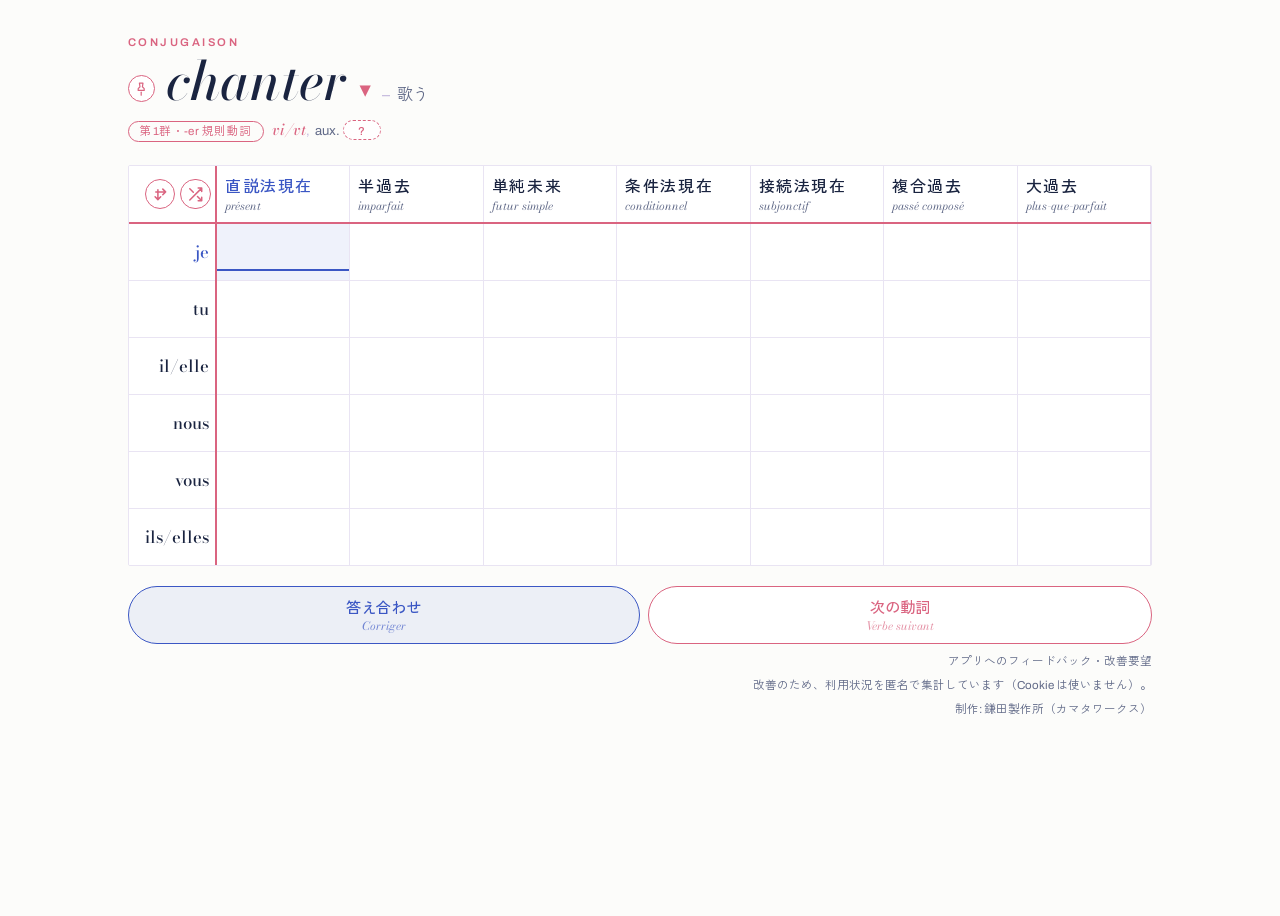
<file: index.html>
<!doctype html>
<html lang="ja">
<meta charset="utf-8">
<meta name="viewport" content="width=device-width,initial-scale=1,interactive-widget=resizes-content">
<title>Conjugaison Seyès | フランス語動詞の活用ドリル</title>
<meta name="description" content="フランス語の動詞を、人称・時制の表に書き込んで練習するドリル。">
<link rel="canonical" href="https://conjugaison-seyes.pages.dev/">
<meta name="theme-color" content="#FCFCFA" media="(prefers-color-scheme: light)">
<meta name="theme-color" content="#11131C" media="(prefers-color-scheme: dark)">
<meta name="color-scheme" content="light dark">

<meta property="og:type" content="website">
<meta property="og:site_name" content="Conjugaison Seyès">
<meta property="og:locale" content="ja_JP">
<meta property="og:url" content="https://conjugaison-seyes.pages.dev/">
<meta property="og:title" content="Conjugaison Seyès | フランス語動詞の活用ドリル">
<meta property="og:description" content="人称・時制の表に書き込んで覚える、フランス語動詞の活用ドリル。">
<meta property="og:image" content="https://conjugaison-seyes.pages.dev/ogp.png">
<meta property="og:image:width" content="1200">
<meta property="og:image:height" content="630">
<meta property="og:image:alt" content="セイエス罫のノートに書かれた être の活用表">
<meta name="twitter:card" content="summary_large_image">

<link rel="icon" href="/icon.svg" type="image/svg+xml">
<link rel="apple-touch-icon" href="/apple-touch-icon.png">
<link rel="manifest" href="/manifest.json">
<!-- iOS のホーム画面名。title が長いので短い名前を渡す (16.4 未満は manifest の short_name を読まない) -->
<meta name="apple-mobile-web-app-title" content="Conjugaison">
<link rel="preconnect" href="https://fonts.gstatic.com" crossorigin>
<link rel="stylesheet" href="https://fonts.googleapis.com/css2?family=Archivo:wght@400;500;600&family=Bodoni+Moda:ital,opsz,wght@0,6..96,400..600;1,6..96,400..500&family=Zen+Kaku+Gothic+New:wght@400;500&display=swap">
<link rel="stylesheet" href="/style.css">
<!-- 利用状況の集計。?v= や ?pins= は表の状態を URL に書いているだけなので、
     exclude-search で検索文字列を落とす。これがないと表を変えるたびページビューが1件増える -->
<!-- 出稿の印 (utm_*) だけ集計に残す。値は読み込み時に決めるので、drill.js が
     URL から消したあとも同じ印のまま送られる。exclude-search で落ちる分の埋め合わせ -->
<script>
  const utm = new URLSearchParams(
    [...new URLSearchParams(location.search)].filter(([k]) => k.startsWith("utm_")),
  ).toString();
  window.keepUtm = (type, payload) => {
    const url = new URL(payload.url);
    url.search = utm;
    payload.url = url.toString();
    return payload;
  };
</script>
<script defer src="https://cloud.umami.is/script.js"
        data-website-id="b7166d81-1b1d-47ce-88b9-a2f054dd29b0"
        data-exclude-search="true"
        data-before-send="keepUtm"
        data-tag="fr"></script>

<p id="fallback" hidden>動詞データを読み込めませんでした。ページを再読み込みしてください。</p>
<noscript><p>このドリルは JavaScript が必要です。ブラウザの設定で有効にしてください。</p></noscript>

<main hidden>
  <header>
    <p class="eyebrow">conjugaison</p>
    <h1><button id="pin" aria-pressed="false" aria-label="この表をピン留め" title="この表をピン留め">
      <svg viewBox="0 0 24 24" fill="none" stroke="currentColor" stroke-width="2"
           stroke-linecap="round" stroke-linejoin="round" aria-hidden="true">
        <path d="M12 17v5"/><path d="M9 2h6l-1 6 3 3v3H7v-3l3-3z"/>
      </svg>
    </button><span id="verb"></span><span class="pick">▾<select id="pick" aria-label="動詞を選ぶ"></select></span> <small id="meaning"></small></h1>
    <p class="gloss" id="gloss"></p>
    <p class="ex" id="ex"></p>
  </header>

  <div class="scroll-wrap">
    <p class="state" id="state" hidden></p>
    <div class="scroll"><table id="grid"></table></div>
    <div id="hint" hidden><span>横にスクロールできます</span></div>
  </div>

  <div class="bar">
    <button id="check">答え合わせ<small class="sub">Corriger</small></button>
    <button id="next">次の動詞<small class="sub">Verbe suivant</small></button>
    <details class="pins-box" id="pins-box" hidden>
      <summary id="pins-title">問題集</summary>
      <ul class="pins" id="pins"></ul>
    </details>
    <ul class="pins" id="pin-ctrl" hidden></ul>
    <a class="feedback" href="https://docs.google.com/forms/d/e/1FAIpQLSfsK9Joumo-hlC_O_ce9ToLJp44vhC6tLf4W0i_BzzlH5c39A/viewform?usp=pp_url&amp;entry.1703671479=fr"
       target="_blank" rel="noopener">アプリへのフィードバック・改善要望</a>
    <p class="feedback">改善のため、利用状況を匿名で集計しています（Cookie は使いません）。</p>
    <p class="feedback">制作: <a href="https://www.kamataworks.com/" target="_blank" rel="noopener">鎌田製作所（カマタワークス）</a></p>
  </div>
  <!-- 今回のリリースでは出さない。app.js のリスナと対で戻す
  <button id="reset-score">スコアをリセット</button>
  -->

</main>

<script type="module" src="app.js"></script>
</file>
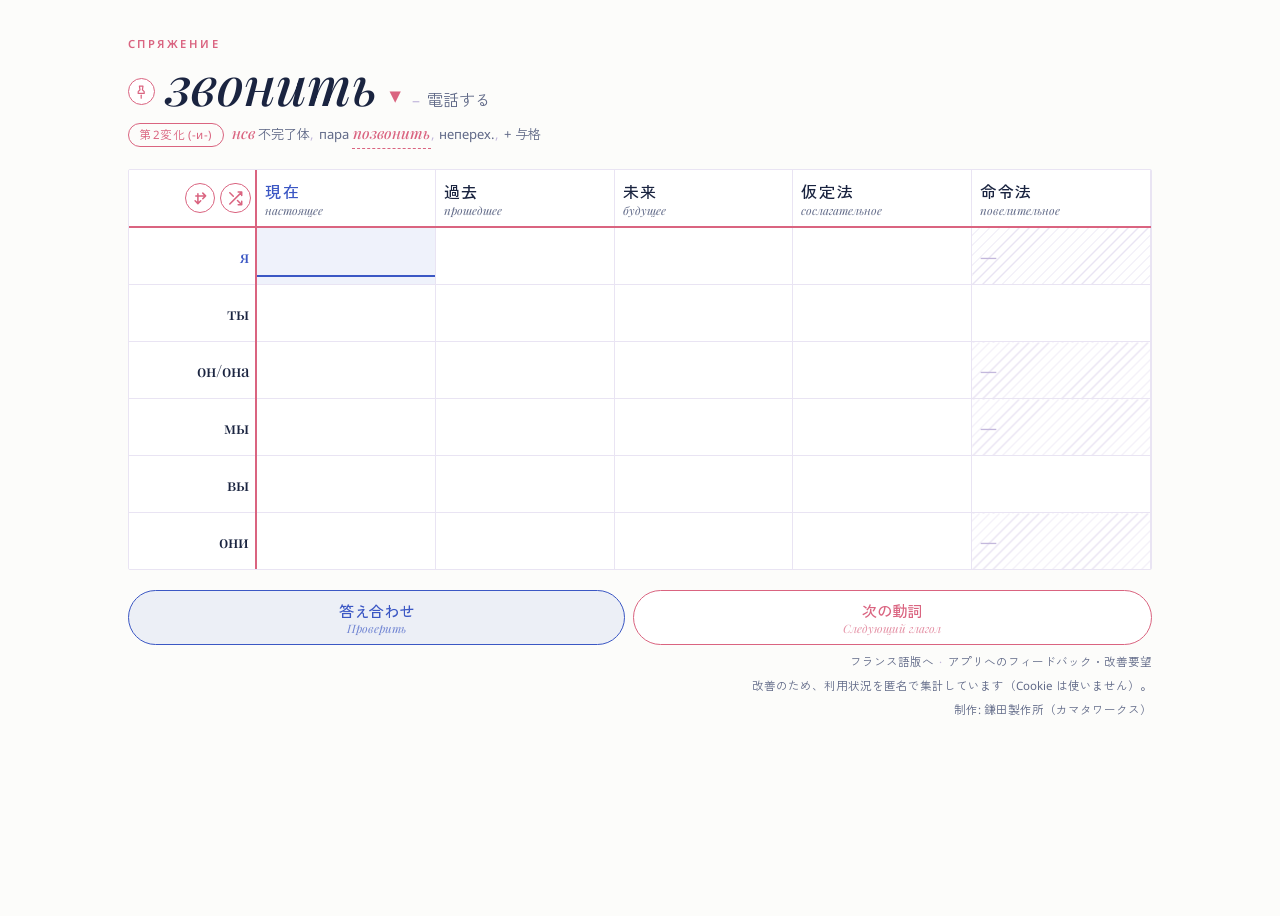
<file: ru/index.html>
<!doctype html>
<html lang="ja">
<meta charset="utf-8">
<meta name="viewport" content="width=device-width,initial-scale=1,interactive-widget=resizes-content">
<title>Спряжение | ロシア語動詞の活用ドリル</title>
<meta name="description" content="ロシア語の動詞を、人称・時制の表に書き込んで練習するドリル。体・性・命令法まで1枚で。">
<link rel="canonical" href="https://conjugaison-seyes.pages.dev/ru/">
<meta name="theme-color" content="#FCFCFA" media="(prefers-color-scheme: light)">
<meta name="theme-color" content="#11131C" media="(prefers-color-scheme: dark)">
<meta name="color-scheme" content="light dark">

<meta property="og:type" content="website">
<meta property="og:site_name" content="Спряжение в косую линейку">
<meta property="og:locale" content="ja_JP">
<meta property="og:url" content="https://conjugaison-seyes.pages.dev/ru/">
<meta property="og:title" content="Спряжение | ロシア語動詞の活用ドリル">
<meta property="og:description" content="人称・時制の表に書き込んで覚える、ロシア語動詞の活用ドリル。">
<meta property="og:image" content="https://conjugaison-seyes.pages.dev/ru/ogp.png">
<meta property="og:image:width" content="1200">
<meta property="og:image:height" content="630">
<meta property="og:image:alt" content="косая линейка のノートに書かれた читать の活用表">
<meta name="twitter:card" content="summary_large_image">

<link rel="icon" href="/ru/icon.svg" type="image/svg+xml">
<link rel="apple-touch-icon" href="/ru/apple-touch-icon.png">
<link rel="manifest" href="/ru/manifest.json">
<!-- iOS のホーム画面名。title が長いので短い名前を渡す (16.4 未満は manifest の short_name を読まない) -->
<meta name="apple-mobile-web-app-title" content="Спряжение">
<link rel="preconnect" href="https://fonts.gstatic.com" crossorigin>
<link rel="stylesheet" href="https://fonts.googleapis.com/css2?family=Noto+Sans:wght@400;500;600&family=Playfair+Display:ital,wght@0,400..600;1,400..500&family=Zen+Kaku+Gothic+New:wght@400;500&display=swap">
<link rel="stylesheet" href="/style.css">
<!-- 利用状況の集計。?v= や ?pins= は表の状態を URL に書いているだけなので、
     exclude-search で検索文字列を落とす。これがないと表を変えるたびページビューが1件増える -->
<!-- 出稿の印 (utm_*) だけ集計に残す。値は読み込み時に決めるので、drill.js が
     URL から消したあとも同じ印のまま送られる。exclude-search で落ちる分の埋め合わせ -->
<script>
  const utm = new URLSearchParams(
    [...new URLSearchParams(location.search)].filter(([k]) => k.startsWith("utm_")),
  ).toString();
  window.keepUtm = (type, payload) => {
    const url = new URL(payload.url);
    url.search = utm;
    payload.url = url.toString();
    return payload;
  };
</script>
<script defer src="https://cloud.umami.is/script.js"
        data-website-id="b7166d81-1b1d-47ce-88b9-a2f054dd29b0"
        data-exclude-search="true"
        data-before-send="keepUtm"
        data-tag="ru"></script>
<style>
  /* キリルを持つ書体だけを使う。Bodoni Moda / Archivo にキリルはない */
  :root {
    --display: "Playfair Display", "Hiragino Mincho ProN", serif;
    --body: "Noto Sans", "Zen Kaku Gothic New", system-ui, "Hiragino Sans", sans-serif;
  }
  /* 見出し列の幅。下限を決めているのは転置したときの "сослагательное"(折り返して2行) と 仮定法(3文字) */
  tbody th, thead th:first-child { width: 8rem; min-width: 8rem; }
  /* сослагательное のように、ハイフンのない長い語がある */
  tbody th .sub { overflow-wrap: anywhere; }
</style>

<p id="fallback" hidden>動詞データを読み込めませんでした。ページを再読み込みしてください。</p>
<noscript><p>このドリルは JavaScript が必要です。ブラウザの設定で有効にしてください。</p></noscript>

<main hidden>
  <header>
    <p class="eyebrow">спряжение</p>
    <h1><button id="pin" aria-pressed="false" aria-label="この表をピン留め" title="この表をピン留め">
      <svg viewBox="0 0 24 24" fill="none" stroke="currentColor" stroke-width="2"
           stroke-linecap="round" stroke-linejoin="round" aria-hidden="true">
        <path d="M12 17v5"/><path d="M9 2h6l-1 6 3 3v3H7v-3l3-3z"/>
      </svg>
    </button><span id="verb"></span><span class="pick">▾<select id="pick" aria-label="動詞を選ぶ"></select></span> <small id="meaning"></small></h1>
    <p class="gloss" id="gloss"></p>
    <p class="ex" id="ex"></p>
  </header>

  <div class="scroll-wrap">
    <p class="state" id="state" hidden></p>
    <div class="scroll"><table id="grid"></table></div>
    <div id="hint" hidden><span>横にスクロールできます</span></div>
  </div>

  <div class="bar">
    <button id="check">答え合わせ<small class="sub">Проверить</small></button>
    <button id="next">次の動詞<small class="sub">Следующий глагол</small></button>
    <details class="pins-box" id="pins-box" hidden>
      <summary id="pins-title">問題集</summary>
      <ul class="pins" id="pins"></ul>
    </details>
    <ul class="pins" id="pin-ctrl" hidden></ul>
    <p class="feedback"><a href="/">フランス語版へ</a><span class="sep">·</span><a
       href="https://docs.google.com/forms/d/e/1FAIpQLSfsK9Joumo-hlC_O_ce9ToLJp44vhC6tLf4W0i_BzzlH5c39A/viewform?usp=pp_url&amp;entry.1703671479=ru"
       target="_blank" rel="noopener">アプリへのフィードバック・改善要望</a></p>
    <p class="feedback">改善のため、利用状況を匿名で集計しています（Cookie は使いません）。</p>
    <p class="feedback">制作: <a href="https://www.kamataworks.com/" target="_blank" rel="noopener">鎌田製作所（カマタワークス）</a></p>
  </div>
  <!-- 今回のリリースでは出さない。app.js のリスナと対で戻す
  <button id="reset-score">スコアをリセット</button>
  -->

</main>

<script type="module" src="app.js"></script>
</file>
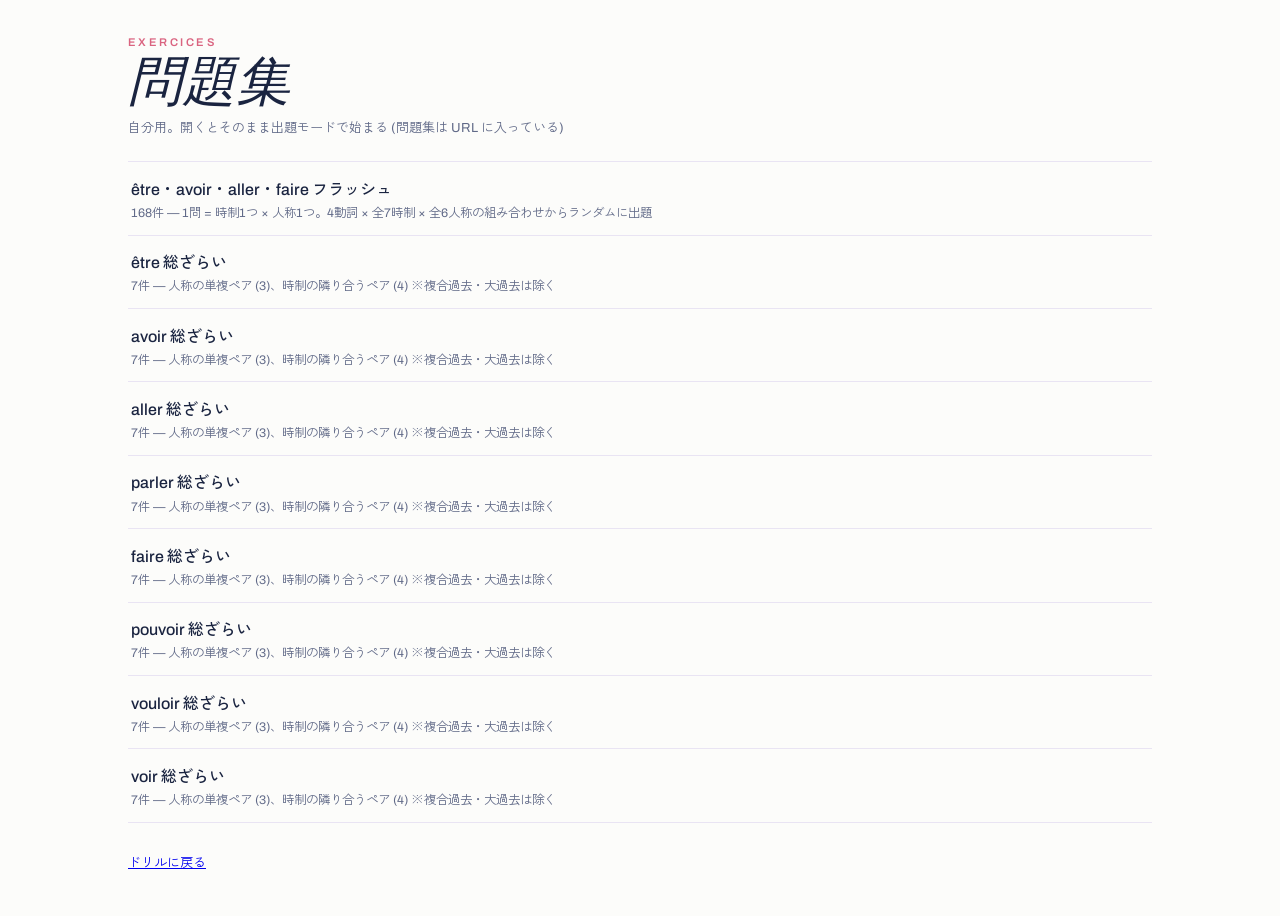
<file: exercices.html>
<!doctype html>
<html lang="ja">
<meta charset="utf-8">
<meta name="viewport" content="width=device-width,initial-scale=1">
<title>問題集 | Conjugaison Seyès</title>
<meta name="robots" content="noindex">
<meta name="theme-color" content="#FCFCFA" media="(prefers-color-scheme: light)">
<meta name="theme-color" content="#11131C" media="(prefers-color-scheme: dark)">
<meta name="color-scheme" content="light dark">
<link rel="icon" href="/icon.svg" type="image/svg+xml">
<link rel="preconnect" href="https://fonts.gstatic.com" crossorigin>
<link rel="stylesheet" href="https://fonts.googleapis.com/css2?family=Archivo:wght@400;500;600&family=Bodoni+Moda:ital,opsz,wght@0,6..96,400..600&family=Zen+Kaku+Gothic+New:wght@400;500&display=swap">
<link rel="stylesheet" href="/style.css">
<style>
  /* 一覧はこのページだけのもの。紙面と書体は style.css からもらう */
  .list { list-style: none; margin: 0; padding: 0; display: flex; flex-direction: column; }
  .list li { border-top: 1px solid var(--rule-faint); }
  .list li:last-child { border-bottom: 1px solid var(--rule-faint); }
  .list a { display: block; padding: .85rem .2rem; color: var(--ink); text-decoration: none; }
  .list a:hover { background: var(--focus-bg); }
  .list a:focus-visible { outline: 2px solid var(--focus); outline-offset: -2px; }
  .list b { font-weight: 500; font-size: 1rem; }
  .list small { display: block; margin-top: .2rem; font-size: .78rem; color: var(--ink-soft); }
</style>

<main>
  <header>
    <p class="eyebrow">exercices</p>
    <h1>問題集</h1>
    <p class="gloss">自分用。開くとそのまま出題モードで始まる (問題集は URL に入っている)</p>
  </header>

  <ul class="list">
    <li><a target="_blank" href="/?pins=%C3%AAtre|12345|123456|,%C3%AAtre|02345|123456|,%C3%AAtre|01345|123456|,%C3%AAtre|01245|123456|,%C3%AAtre|01235|123456|,%C3%AAtre|01234|123456|,%C3%AAtre|12345|023456|,%C3%AAtre|02345|023456|,%C3%AAtre|01345|023456|,%C3%AAtre|01245|023456|,%C3%AAtre|01235|023456|,%C3%AAtre|01234|023456|,%C3%AAtre|12345|013456|,%C3%AAtre|02345|013456|,%C3%AAtre|01345|013456|,%C3%AAtre|01245|013456|,%C3%AAtre|01235|013456|,%C3%AAtre|01234|013456|,%C3%AAtre|12345|012456|,%C3%AAtre|02345|012456|,%C3%AAtre|01345|012456|,%C3%AAtre|01245|012456|,%C3%AAtre|01235|012456|,%C3%AAtre|01234|012456|,%C3%AAtre|12345|012356|,%C3%AAtre|02345|012356|,%C3%AAtre|01345|012356|,%C3%AAtre|01245|012356|,%C3%AAtre|01235|012356|,%C3%AAtre|01234|012356|,%C3%AAtre|12345|012346|,%C3%AAtre|02345|012346|,%C3%AAtre|01345|012346|,%C3%AAtre|01245|012346|,%C3%AAtre|01235|012346|,%C3%AAtre|01234|012346|,%C3%AAtre|12345|012345|,%C3%AAtre|02345|012345|,%C3%AAtre|01345|012345|,%C3%AAtre|01245|012345|,%C3%AAtre|01235|012345|,%C3%AAtre|01234|012345|,avoir|12345|123456|,avoir|02345|123456|,avoir|01345|123456|,avoir|01245|123456|,avoir|01235|123456|,avoir|01234|123456|,avoir|12345|023456|,avoir|02345|023456|,avoir|01345|023456|,avoir|01245|023456|,avoir|01235|023456|,avoir|01234|023456|,avoir|12345|013456|,avoir|02345|013456|,avoir|01345|013456|,avoir|01245|013456|,avoir|01235|013456|,avoir|01234|013456|,avoir|12345|012456|,avoir|02345|012456|,avoir|01345|012456|,avoir|01245|012456|,avoir|01235|012456|,avoir|01234|012456|,avoir|12345|012356|,avoir|02345|012356|,avoir|01345|012356|,avoir|01245|012356|,avoir|01235|012356|,avoir|01234|012356|,avoir|12345|012346|,avoir|02345|012346|,avoir|01345|012346|,avoir|01245|012346|,avoir|01235|012346|,avoir|01234|012346|,avoir|12345|012345|,avoir|02345|012345|,avoir|01345|012345|,avoir|01245|012345|,avoir|01235|012345|,avoir|01234|012345|,aller|12345|123456|,aller|02345|123456|,aller|01345|123456|,aller|01245|123456|,aller|01235|123456|,aller|01234|123456|,aller|12345|023456|,aller|02345|023456|,aller|01345|023456|,aller|01245|023456|,aller|01235|023456|,aller|01234|023456|,aller|12345|013456|,aller|02345|013456|,aller|01345|013456|,aller|01245|013456|,aller|01235|013456|,aller|01234|013456|,aller|12345|012456|,aller|02345|012456|,aller|01345|012456|,aller|01245|012456|,aller|01235|012456|,aller|01234|012456|,aller|12345|012356|,aller|02345|012356|,aller|01345|012356|,aller|01245|012356|,aller|01235|012356|,aller|01234|012356|,aller|12345|012346|,aller|02345|012346|,aller|01345|012346|,aller|01245|012346|,aller|01235|012346|,aller|01234|012346|,aller|12345|012345|,aller|02345|012345|,aller|01345|012345|,aller|01245|012345|,aller|01235|012345|,aller|01234|012345|,faire|12345|123456|,faire|02345|123456|,faire|01345|123456|,faire|01245|123456|,faire|01235|123456|,faire|01234|123456|,faire|12345|023456|,faire|02345|023456|,faire|01345|023456|,faire|01245|023456|,faire|01235|023456|,faire|01234|023456|,faire|12345|013456|,faire|02345|013456|,faire|01345|013456|,faire|01245|013456|,faire|01235|013456|,faire|01234|013456|,faire|12345|012456|,faire|02345|012456|,faire|01345|012456|,faire|01245|012456|,faire|01235|012456|,faire|01234|012456|,faire|12345|012356|,faire|02345|012356|,faire|01345|012356|,faire|01245|012356|,faire|01235|012356|,faire|01234|012356|,faire|12345|012346|,faire|02345|012346|,faire|01345|012346|,faire|01245|012346|,faire|01235|012346|,faire|01234|012346|,faire|12345|012345|,faire|02345|012345|,faire|01345|012345|,faire|01245|012345|,faire|01235|012345|,faire|01234|012345|">
      <b>être・avoir・aller・faire フラッシュ</b>
      <small>168件 — 1問 = 時制1つ × 人称1つ。4動詞 × 全7時制 × 全6人称の組み合わせからランダムに出題</small></a></li>

    <li><a target="_blank" href="/?pins=%C3%AAtre|1245|56|1,%C3%AAtre|0235|56|1,%C3%AAtre|0134|56|1,%C3%AAtre||23456|,%C3%AAtre||03456|,%C3%AAtre||01456|,%C3%AAtre||01256|">
      <b>être 総ざらい</b>
      <small>7件 — 人称の単複ペア (3)、時制の隣り合うペア (4) ※複合過去・大過去は除く</small></a></li>

    <li><a target="_blank" href="/?pins=avoir|1245|56|1,avoir|0235|56|1,avoir|0134|56|1,avoir||23456|,avoir||03456|,avoir||01456|,avoir||01256|">
      <b>avoir 総ざらい</b>
      <small>7件 — 人称の単複ペア (3)、時制の隣り合うペア (4) ※複合過去・大過去は除く</small></a></li>

    <li><a target="_blank" href="/?pins=aller|1245|56|1,aller|0235|56|1,aller|0134|56|1,aller||23456|,aller||03456|,aller||01456|,aller||01256|">
      <b>aller 総ざらい</b>
      <small>7件 — 人称の単複ペア (3)、時制の隣り合うペア (4) ※複合過去・大過去は除く</small></a></li>

    <li><a target="_blank" href="/?pins=parler|1245|56|1,parler|0235|56|1,parler|0134|56|1,parler||23456|,parler||03456|,parler||01456|,parler||01256|">
      <b>parler 総ざらい</b>
      <small>7件 — 人称の単複ペア (3)、時制の隣り合うペア (4) ※複合過去・大過去は除く</small></a></li>

    <li><a target="_blank" href="/?pins=faire|1245|56|1,faire|0235|56|1,faire|0134|56|1,faire||23456|,faire||03456|,faire||01456|,faire||01256|">
      <b>faire 総ざらい</b>
      <small>7件 — 人称の単複ペア (3)、時制の隣り合うペア (4) ※複合過去・大過去は除く</small></a></li>

    <li><a target="_blank" href="/?pins=pouvoir|1245|56|1,pouvoir|0235|56|1,pouvoir|0134|56|1,pouvoir||23456|,pouvoir||03456|,pouvoir||01456|,pouvoir||01256|">
      <b>pouvoir 総ざらい</b>
      <small>7件 — 人称の単複ペア (3)、時制の隣り合うペア (4) ※複合過去・大過去は除く</small></a></li>

    <li><a target="_blank" href="/?pins=vouloir|1245|56|1,vouloir|0235|56|1,vouloir|0134|56|1,vouloir||23456|,vouloir||03456|,vouloir||01456|,vouloir||01256|">
      <b>vouloir 総ざらい</b>
      <small>7件 — 人称の単複ペア (3)、時制の隣り合うペア (4) ※複合過去・大過去は除く</small></a></li>

    <li><a target="_blank" href="/?pins=voir|1245|56|1,voir|0235|56|1,voir|0134|56|1,voir||23456|,voir||03456|,voir||01456|,voir||01256|">
      <b>voir 総ざらい</b>
      <small>7件 — 人称の単複ペア (3)、時制の隣り合うペア (4) ※複合過去・大過去は除く</small></a></li>
  </ul>

  <p class="gloss"><a href="/">ドリルに戻る</a></p>
</main>
</file>
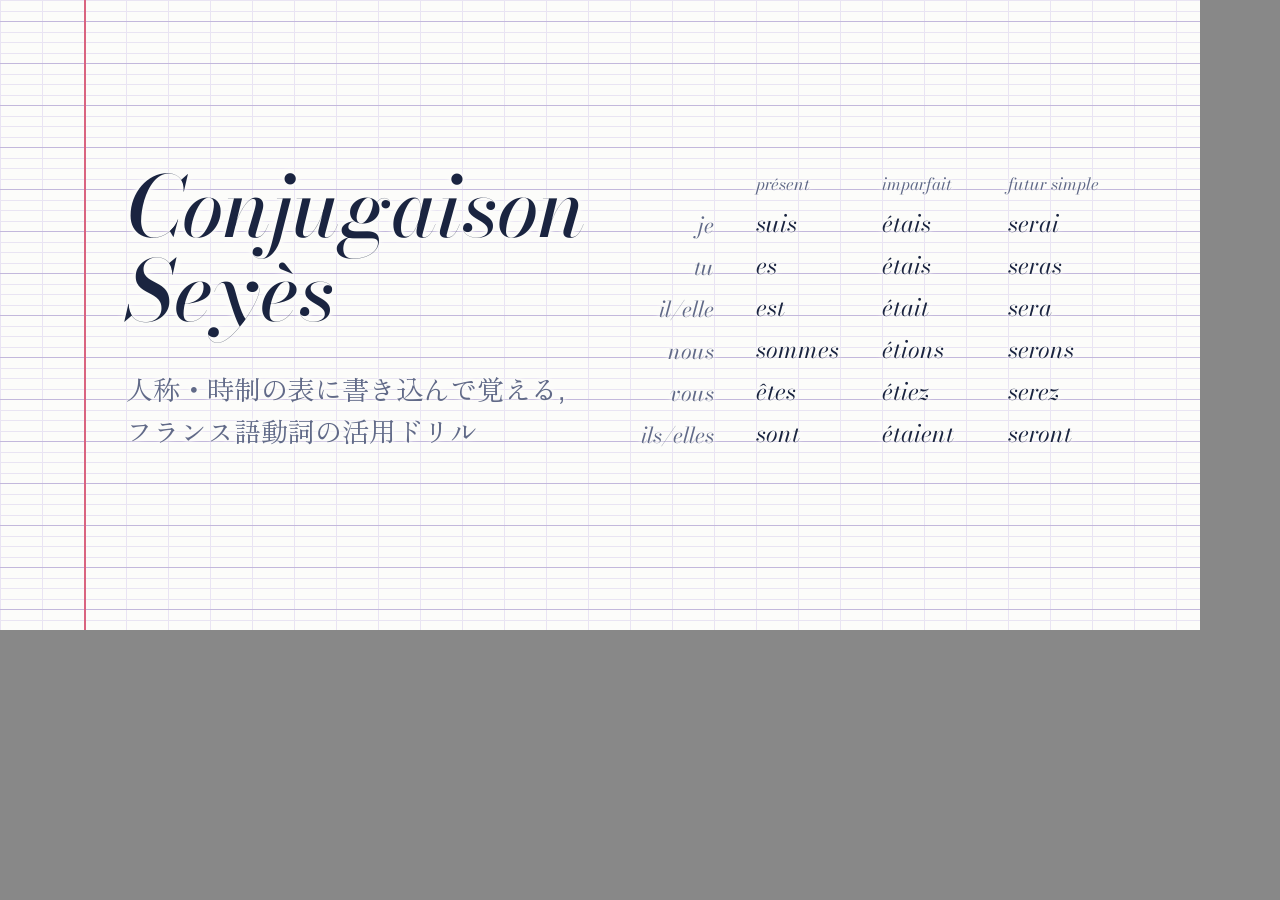
<file: ogp.html>
<!doctype html>
<!-- OGP 画像の版下。1200×630 で撮って ogp.png として置く。作り方は README を参照 -->
<html lang="ja">
<meta charset="utf-8">
<title>OGP</title>
<link rel="preconnect" href="https://fonts.gstatic.com" crossorigin>
<link rel="stylesheet" href="https://fonts.googleapis.com/css2?family=Archivo:wght@400;500;600&family=Bodoni+Moda:ital,opsz,wght@0,6..96,400..600;1,6..96,400..500&family=Zen+Old+Mincho:wght@400&display=swap">
<style>
  :root {
    --paper: #FCFCFA; --ink: #1A2440; --ink-soft: #616A88;
    --rule: #C3B8DC; --rule-faint: #E9E4F3; --margin: #DA6480;
    --display: "Bodoni Moda", serif;
    /* 日本語はサブタイトルのみ。高コントラストの Bodoni に明朝を合わせる */
    --body: "Archivo", "Zen Old Mincho", "Hiragino Mincho ProN", serif;

    /* 罫の間隔。この版下の座標はすべてこの倍数で置く */
    --pitch: 42px;

    /* 文字のベースラインを罫の上に乗せるための下げ幅。
       flex/grid の下端揃えだと、ベースラインはディセンダのぶんだけ罫より上に来る。
       em 指定なので、字の大きさが違っても同じ値で揃う。
       ★ 撮って罫とベースラインがずれていたら、ここだけ 0.01em 刻みで動かす */
    --drop: .21em;

    /* 罫と内容をまとめて下げる量。上下の余白の釣り合いだけを決める。
       罫の柄は --pitch 周期なので、半分ずらしても罫自体の見えかたは変わらない。
       0 にすると内容が上に寄る */
    --shift: calc(var(--pitch) / 2);

    /* 罫の上でも字が読めるように、紙と同じ色の淡いにじみを敷く。
       同じ影を重ねて濃さを稼いでいる */
    --halo:
      0 0 4px var(--paper), 0 0 4px var(--paper),
      0 0 9px var(--paper), 0 0 9px var(--paper);
  }
  * { margin: 0; box-sizing: border-box; }
  body { background: #888; }

  /* セイエス罫: 太い横罫 (--pitch ごと)、その間を4等分する細い横罫、同じ間隔の縦罫 */
  #og {
    position: relative; width: 1200px; height: 630px; overflow: hidden;
    background:
      repeating-linear-gradient(to bottom, var(--rule) 0 1px, transparent 1px var(--pitch)),
      repeating-linear-gradient(to bottom, var(--rule-faint) 0 1px, transparent 1px calc(var(--pitch) / 4)),
      repeating-linear-gradient(to right, var(--rule-faint) 0 1px, transparent 1px var(--pitch)),
      var(--paper);
    background-position: 0 var(--shift), 0 var(--shift), 0 0;
    font-family: var(--body); color: var(--ink);
    text-shadow: var(--halo);
  }
  /* 左端の赤い余白線。縦罫の1本 (--pitch * 2) に重ねる */
  #og::before { content: ""; position: absolute; inset: 0 auto 0 calc(var(--pitch) * 2); width: 2px; background: var(--margin); }

  /* 1行ぶんの箱。下端が --y の罫に一致し、そこに文字のベースラインが乗る */
  .rule {
    position: absolute; left: var(--x); top: calc(var(--y) - var(--pitch) + var(--shift));
    height: var(--pitch); display: flex; align-items: flex-end; line-height: 1;
  }
  .rule > span { display: block; transform: translateY(var(--drop)); }

  h1 { font-family: var(--display); font-style: italic; font-weight: 500; font-size: 84px; }
  .sub { font-size: 27px; color: var(--ink-soft); }
  /* être の活用。枠は持たず、紙の罫にそのまま書く。
     代名詞列 + 3時制。列の間隔も罫に合わせて --pitch 単位で置く */
  .conj {
    position: absolute; left: 0; top: calc(168px - var(--pitch) + var(--shift));
    display: grid;
    grid-template-columns: 714px repeat(3, calc(var(--pitch) * 2));
    column-gap: var(--pitch);
    grid-auto-rows: var(--pitch); align-items: end; line-height: 1;
    font-family: var(--display); font-style: italic;
  }
  /* 列幅より長い語は隣の余白へはみ出させる。gap が受け止めるので重ならない */
  .conj > * { transform: translateY(var(--drop)); white-space: nowrap; }
  .conj b { font-size: 22px; font-weight: 400; color: var(--ink-soft); text-align: right; }
  .conj i { font-size: 17px; color: var(--ink-soft); }
  .conj span { font-size: 24px; }
</style>
<div id="og">
  <h1 class="rule" style="--x: 126px; --y: 210px"><span>Conjugaison</span></h1>
  <h1 class="rule" style="--x: 126px; --y: 294px"><span>Seyès</span></h1>
  <p class="sub rule" style="--x: 126px; --y: 378px"><span>人称・時制の表に書き込んで覚える,</span></p>
  <p class="sub rule" style="--x: 126px; --y: 420px"><span>フランス語動詞の活用ドリル</span></p>

  <div class="conj">
    <b></b><i>présent</i><i>imparfait</i><i>futur simple</i>
    <b>je</b><span>suis</span><span>étais</span><span>serai</span>
    <b>tu</b><span>es</span><span>étais</span><span>seras</span>
    <b>il/elle</b><span>est</span><span>était</span><span>sera</span>
    <b>nous</b><span>sommes</span><span>étions</span><span>serons</span>
    <b>vous</b><span>êtes</span><span>étiez</span><span>serez</span>
    <b>ils/elles</b><span>sont</span><span>étaient</span><span>seront</span>
  </div>
</div>
</file>
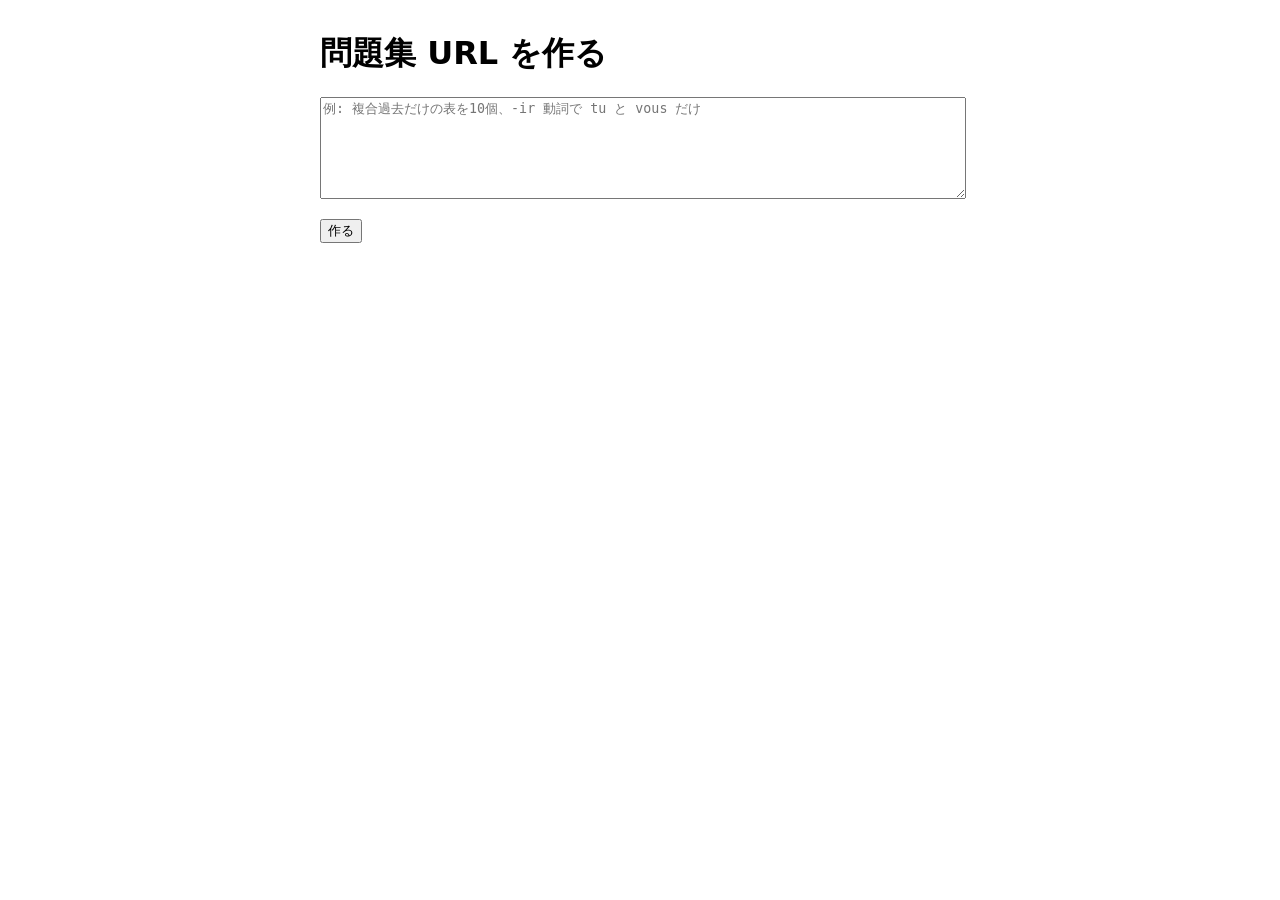
<file: test.html>
<!doctype html>
<meta charset="utf-8">
<title>問題集 URL を作る (LanguageModel)</title>
<style>
  body { font-family: system-ui; max-width: 40rem; margin: 2rem auto; padding: 0 1rem; }
  textarea { width: 100%; height: 6rem; }
  #out { word-break: break-all; white-space: pre-wrap; }
</style>
<h1>問題集 URL を作る</h1>
<textarea id="q" placeholder="例: 複合過去だけの表を10個、-ir 動詞で tu と vous だけ"></textarea>
<p><button id="go">作る</button> <span id="status"></span></p>
<p id="out"></p>

<script type="module">
import { PRONOUNS, TENSES, infinitiveLabel } from "./conjugate.js";

const status = document.getElementById("status");
const out = document.getElementById("out");

let session;
const getSession = async () => {
  if (session) return session;
  const [skill, verbs] = await Promise.all([
    fetch(".claude/skills/quiz-url/SKILL.md").then((r) => r.text()),
    fetch("verbs.json").then((r) => r.json()),
  ]);
  const system = [
    skill,
    "## PRONOUNS (index 順)",
    PRONOUNS.map((p, i) => `${i}: ${p}`).join("\n"),
    "## TENSES (index 順)",
    TENSES.map((t, i) => `${i}: ${t.label} (${t.sub})`).join("\n"),
    "## verbs.json",
    verbs.map((v) => `${infinitiveLabel(v)}\t${v.kind}\t${v.meaning}`).join("\n"),
    "ユーザーの要望に合う問題集 URL を1本だけ出力する。説明も前置きも書かない。",
  ].join("\n\n");
  session = await LanguageModel.create({
    initialPrompts: [{ role: "system", content: system }],
    monitor: (m) => m.addEventListener("downloadprogress", (e) => {
      status.textContent = `モデル取得中 ${Math.round(e.loaded * 100)}%`;
    }),
  });
  return session;
};

document.getElementById("go").onclick = async () => {
  out.textContent = "";
  status.textContent = "生成中…";
  try {
    const s = await getSession();
    const text = (await s.prompt(document.getElementById("q").value)).trim();
    const url = text.match(/https?:\/\/\S+/)?.[0] ?? text;
    out.innerHTML = "";
    out.append(Object.assign(document.createElement("a"), { href: url, textContent: url }));
    status.textContent = "";
  } catch (e) {
    status.textContent = `エラー: ${e.message}`;
  }
};
</script>
</file>
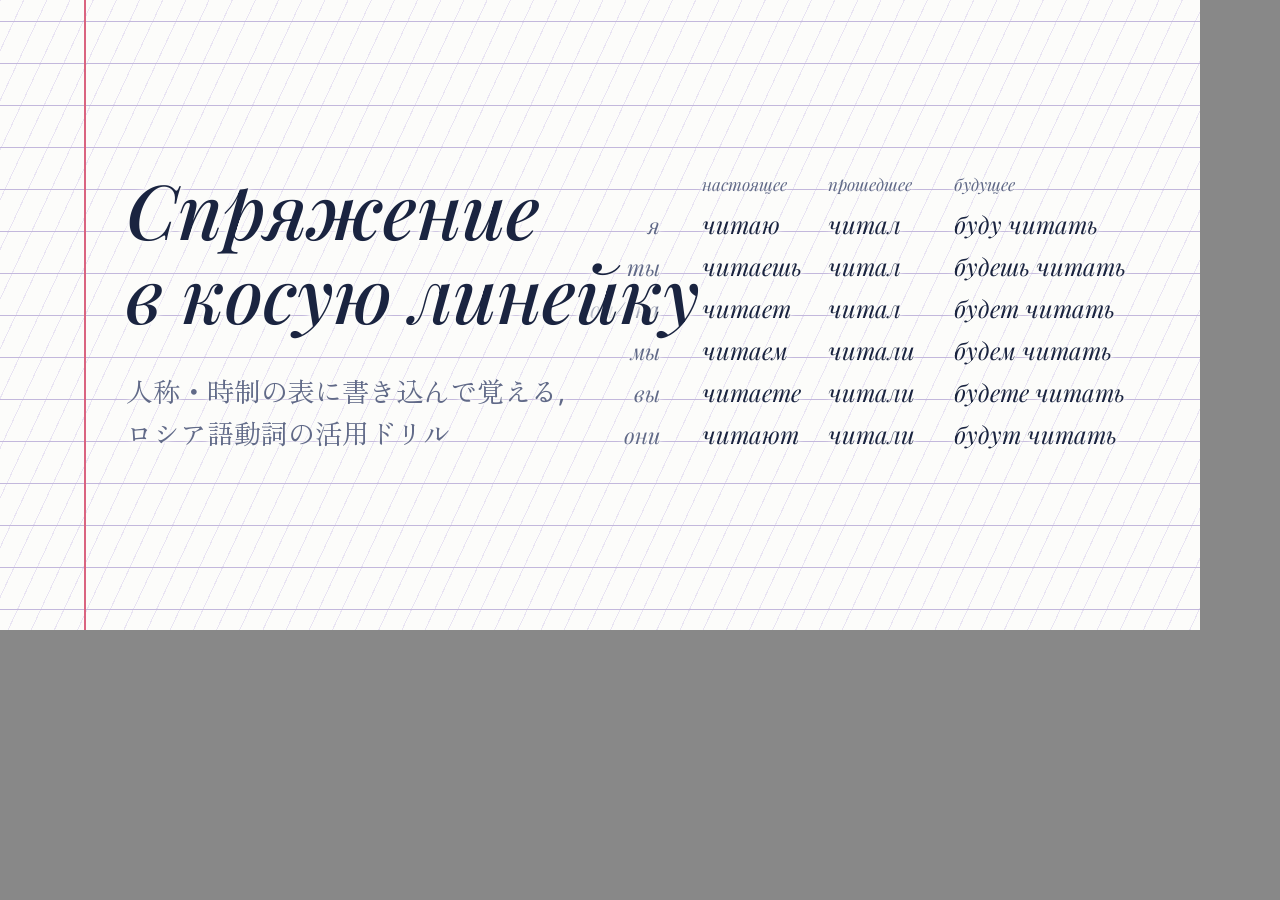
<file: ru/ogp.html>
<!doctype html>
<!-- OGP 画像の版下。1200×630 で撮って ru/ogp.png として置く。作り方は README を参照 -->
<html lang="ja">
<meta charset="utf-8">
<title>OGP</title>
<link rel="preconnect" href="https://fonts.gstatic.com" crossorigin>
<link rel="stylesheet" href="https://fonts.googleapis.com/css2?family=Noto+Sans:wght@400;500;600&family=Playfair+Display:ital,wght@0,400..600;1,400..500&family=Zen+Old+Mincho:wght@400&display=swap">
<style>
  :root {
    --paper: #FCFCFA; --ink: #1A2440; --ink-soft: #616A88;
    --rule: #C3B8DC; --rule-faint: #E9E4F3; --margin: #DA6480;
    /* キリルを持つ書体だけを使う。Bodoni Moda / Archivo にキリルはない */
    --display: "Playfair Display", serif;
    /* 日本語はサブタイトルのみ。高コントラストの Playfair に明朝を合わせる */
    --body: "Noto Sans", "Zen Old Mincho", "Hiragino Mincho ProN", serif;

    /* 罫の間隔。この版下の座標はすべてこの倍数で置く */
    --pitch: 42px;

    /* 文字のベースラインを罫の上に乗せるための下げ幅。
       flex/grid の下端揃えだと、ベースラインはディセンダのぶんだけ罫より上に来る。
       em 指定なので、字の大きさが違っても同じ値で揃う。
       ★ 撮って罫とベースラインがずれていたら、ここだけ 0.01em 刻みで動かす */
    --drop: .21em;

    /* 罫と内容をまとめて下げる量。上下の余白の釣り合いだけを決める。
       罫の柄は --pitch 周期なので、半分ずらしても罫自体の見えかたは変わらない。
       0 にすると内容が上に寄る */
    --shift: calc(var(--pitch) / 2);

    /* 罫の上でも字が読めるように、紙と同じ色の淡いにじみを敷く。
       同じ影を重ねて濃さを稼いでいる */
    --halo:
      0 0 4px var(--paper), 0 0 4px var(--paper),
      0 0 9px var(--paper), 0 0 9px var(--paper);
  }
  * { margin: 0; box-sizing: border-box; }
  body { background: #888; }

  /* косая линейка: 太い横罫 (--pitch ごと) と、右上がりの細い斜線。
     斜線の角度は手書きの傾き (水平から約65度)。CSS の角度は縞に直交する向きで指定するので 115deg */
  #og {
    position: relative; width: 1200px; height: 630px; overflow: hidden;
    background:
      repeating-linear-gradient(to bottom, var(--rule) 0 1px, transparent 1px var(--pitch)),
      repeating-linear-gradient(115deg, var(--rule-faint) 0 1px, transparent 1px calc(var(--pitch) / 2)),
      var(--paper);
    background-position: 0 var(--shift), 0 0, 0 0;
    font-family: var(--body); color: var(--ink);
    text-shadow: var(--halo);
  }
  /* 左端の赤い余白線。斜線ではなく、ノートと同じようにまっすぐ引く */
  #og::before { content: ""; position: absolute; inset: 0 auto 0 calc(var(--pitch) * 2); width: 2px; background: var(--margin); }

  /* 1行ぶんの箱。下端が --y の罫に一致し、そこに文字のベースラインが乗る。
     z-index はタイトルを活用表より前に出すため。にじみ (--halo) が下の字を抜く */
  .rule {
    position: absolute; left: var(--x); top: calc(var(--y) - var(--pitch) + var(--shift));
    height: var(--pitch); display: flex; align-items: flex-end; line-height: 1;
    z-index: 1;
  }
  .rule > span { display: block; transform: translateY(var(--drop)); }

  /* キリルは字数のわりに横に長いので、フランス語版(84px)より少し小さくする */
  h1 { font-family: var(--display); font-style: italic; font-weight: 500; font-size: 76px; }
  .sub { font-size: 27px; color: var(--ink-soft); }
  /* читать の活用。枠は持たず、紙の罫にそのまま書く。
     代名詞列 + 3時制。列の間隔も罫に合わせて --pitch 単位で置く */
  .conj {
    position: absolute; left: 0; top: calc(168px - var(--pitch) + var(--shift));
    display: grid;
    grid-template-columns: 660px repeat(3, calc(var(--pitch) * 2));
    column-gap: var(--pitch);
    grid-auto-rows: var(--pitch); align-items: end; line-height: 1;
    font-family: var(--display); font-style: italic;
  }
  /* 列幅より長い語は隣の余白へはみ出させる。gap が受け止めるので重ならない */
  .conj > * { transform: translateY(var(--drop)); white-space: nowrap; }
  .conj b { font-size: 22px; font-weight: 400; color: var(--ink-soft); text-align: right; }
  .conj i { font-size: 17px; color: var(--ink-soft); }
  .conj span { font-size: 24px; }
</style>
<div id="og">
  <h1 class="rule" style="--x: 126px; --y: 210px"><span>Спряжение</span></h1>
  <h1 class="rule" style="--x: 126px; --y: 294px"><span>в косую линейку</span></h1>
  <p class="sub rule" style="--x: 126px; --y: 378px"><span>人称・時制の表に書き込んで覚える,</span></p>
  <p class="sub rule" style="--x: 126px; --y: 420px"><span>ロシア語動詞の活用ドリル</span></p>

  <div class="conj">
    <b></b><i>настоящее</i><i>прошедшее</i><i>будущее</i>
    <b>я</b><span>читаю</span><span>читал</span><span>буду читать</span>
    <b>ты</b><span>читаешь</span><span>читал</span><span>будешь читать</span>
    <b>он/она</b><span>читает</span><span>читал</span><span>будет читать</span>
    <b>мы</b><span>читаем</span><span>читали</span><span>будем читать</span>
    <b>вы</b><span>читаете</span><span>читали</span><span>будете читать</span>
    <b>они</b><span>читают</span><span>читали</span><span>будут читать</span>
  </div>
</div>
</file>
<file: style.css>
/* 学習ノート(セイエス罫 / косая линейка)の紙面: 薄紫の罫と、左端の赤い余白線。
   書体だけは言語で替わるので、--display / --body は各 index.html で上書きする */
:root {
  --paper: #FCFCFA;
  --card: #FFFFFF;
  --ink: #1A2440;
  --ink-soft: #616A88;
  --rule: #C3B8DC;
  --rule-faint: #E9E4F3;
  --margin: #DA6480;
  --ok: #1E7A5B;
  --ok-bg: rgba(30, 122, 91, .12);
  --ng: #C4453C;
  --ng-bg: rgba(196, 69, 60, .1);
  --focus: #3B57C4;
  --focus-bg: rgba(59, 87, 196, .08);
  --shade: rgba(74, 62, 110, .18); /* 罫の紫を落とした陰。紙に落ちる影 */
  --display: "Bodoni Moda", "Hiragino Mincho ProN", serif;
  /* ラテンは Archivo、日本語は Zen Kaku Gothic New。
     素の system-ui (Mac なら Hiragino Sans) だと Archivo と字面が揃わない */
  --body: "Archivo", "Zen Kaku Gothic New", system-ui, "Hiragino Sans", sans-serif;
}
@media (prefers-color-scheme: dark) {
  :root:not([data-theme="light"]) {
    --paper: #11131C;
    --card: #191C28;
    --ink: #E9EAF3;
    --ink-soft: #9098B4;
    --rule: #4C4569;
    --rule-faint: #2A2C3C;
    --margin: #DE7B92;
    --ok: #55C296;
    --ok-bg: rgba(85, 194, 150, .16);
    --ng: #F07C72;
    --ng-bg: rgba(240, 124, 114, .14);
    --focus: #8FA3FF;
    --focus-bg: rgba(143, 163, 255, .12);
  --shade: rgba(186, 195, 226, .22); /* 暗い面では黒でなく、罫の紫を明るくした霞 */
  }
}
:root[data-theme="dark"] {
  --paper: #11131C;
  --card: #191C28;
  --ink: #E9EAF3;
  --ink-soft: #9098B4;
  --rule: #4C4569;
  --rule-faint: #2A2C3C;
  --margin: #DE7B92;
  --ok: #55C296;
  --ok-bg: rgba(85, 194, 150, .16);
  --ng: #F07C72;
  --ng-bg: rgba(240, 124, 114, .14);
  --focus: #8FA3FF;
  --focus-bg: rgba(143, 163, 255, .12);
  --shade: rgba(186, 195, 226, .22); /* 暗い面では黒でなく、罫の紫を明るくした霞 */
}

body {
  background: var(--paper);
  color: var(--ink);
  font-family: var(--body);
  -webkit-text-size-adjust: 100%;
  padding: 1.75rem 1rem 0;
  display: flex;
  flex-direction: column;
  gap: 1.5rem;
  min-height: 100dvh;
  box-sizing: border-box;
}
/* 狭い画面では紙の余白を詰める。表を1行でも多く見せたい */
@media (max-width: 30rem) {
  body { padding-top: .75rem; gap: 1.1rem; }
}
main[hidden] { display: none; }
/* main は app.js が出すので、JS が動かないと白紙になる。その2通りの断りだけは HTML 側に置く */
#fallback, noscript { width: 100%; max-width: 64rem; margin-inline: auto; color: var(--ink-soft); }
main { width: 100%; max-width: 64rem; margin-inline: auto; display: flex; flex-direction: column; gap: 1.25rem; }

.eyebrow {
  font-size: .7rem; letter-spacing: .22em; text-transform: uppercase;
  color: var(--margin); font-weight: 600; margin: 0 0 .4rem;
}
h1 {
  font-family: var(--display); font-style: italic; font-weight: 500;
  font-size: clamp(2.0625rem, 9.75vw, 3.375rem); line-height: 1; margin: 0;
  display: flex; flex-wrap: wrap; align-items: baseline; column-gap: .7rem; row-gap: .2rem;
}
#meaning {
  font-family: var(--body); font-style: normal; font-weight: 400;
  font-size: 1rem; letter-spacing: .01em; color: var(--ink-soft);
}
/* 見出し語と訳語の境。記号自体は主張させない */
#meaning:not(:empty)::before { content: "–"; margin-right: .4em; color: var(--rule); }
/* 動詞の右の ▾。押すとブラウザ標準の一覧が開く */
.pick {
  position: relative; top: -.15em; /* 動詞のベースラインに対して少し上げる */
  display: inline-grid; place-items: center;
  font-family: var(--body); font-style: normal; font-size: .42em; line-height: 1;
  color: var(--margin); cursor: pointer;
}
/* 三角は小さいので、当たり判定だけ指の幅まで広げる */
.pick select { position: absolute; inset: -.6em -.9em; width: auto; height: auto; opacity: 0; cursor: pointer; }
/* 出題モードでは問題集が動詞を決めるので、▾ ごと引っ込める */
.pick:has(select:disabled) { display: none; }
.pick:has(select:focus-visible) { outline: 2px solid var(--focus); outline-offset: .25em; border-radius: 2px; }

/* 辞書の見出しにあたる行。品詞・語法・助動詞 */
.gloss { margin: .5rem 0 0; font-size: .82rem; line-height: 1.9; color: var(--ink-soft); }
.gloss i {
  font-family: var(--display); font-style: italic; font-weight: 500;
  font-size: .95rem; color: var(--margin);
}
/* 区切りは辞書にならってカンマ。中黒は point médian と紛れるので使わない */
.gloss .sep { margin-right: .3rem; color: var(--rule); }
/* 伏せた助動詞。破線の枠で「まだ出していない」ことを示す */
#aux-hint {
  display: inline-grid; place-items: center; vertical-align: middle;
  box-sizing: border-box; width: 2.4rem; min-width: 0; margin-right: 0; /* 幅だけ avoir / être に合わせる。字と余白は .chip のまま */
  position: relative; top: -2px; /* aux. の字面に合わせて少し上げる */
  border-style: dashed; color: var(--margin); border-color: var(--margin);
}
#aux-hint span { transform: translateY(1px); } /* 点線の円の中で ? を下げる */
#aux-hint:hover, #aux-hint:active { background: var(--ng-bg); }
/* 体の対 (ロシア語版)。字は見出しの他の動詞と同じで、押せることは破線の下線で示す */
#pair-switch {
  font: inherit; font-family: var(--display); font-style: italic; font-weight: 500;
  font-size: .95rem; color: var(--margin);
  background: none; border: 0; border-bottom: 1px dashed var(--margin); border-radius: 0;
  min-width: 0; padding: 0 .06rem;
}
#pair-switch:hover, #pair-switch:active { background: var(--focus-bg); }
/* 用例。活用形を含むので答え合わせのあとだけ出る */
.ex {
  margin: .6rem 0 0; font-family: var(--display); font-style: italic;
  font-size: .95rem; line-height: 1.5;
  border-left: 2px solid var(--rule); padding-left: .7rem;
  animation: pop-in .3s ease both;
}
.ex:empty { display: none; }
.ex small {
  display: block; font-family: var(--body); font-style: normal;
  font-size: .78rem; color: var(--ink-soft); margin-top: .15rem;
}
/* 余白線と同じ赤で目立たせる。gloss の先頭に置くので右に余白 */
.chip {
  font-size: .72rem; letter-spacing: .04em; color: var(--margin); margin-right: .5rem;
  border: 1px solid var(--margin); border-radius: 999px; padding: .2rem .7rem;
  white-space: nowrap;
}
/* 表の上の断り書き。消した行列とシャッフルを .chip で並べる */
.state[hidden] { display: none; }
.state { margin: -.7rem 0 .3rem; /* main の gap を食い、header に寄せる */ display: flex; flex-wrap: wrap; gap: .3rem; }
.state .chip { margin-right: 0; }
/* ✕ 付きは .pins のピルにならう。余白は中の2つが持ち、境目は細い線 */
.state .chip:has(.chip-x) { display: inline-flex; padding: 0; overflow: hidden; }
.state .chip:has(.chip-x) > span { padding: .2rem .7rem; }
.chip-x {
  font: inherit; color: var(--margin); min-width: 0;
  border: 0; border-left: 1px solid var(--rule-faint); border-radius: 0;
  padding: .2rem .55rem;
}

/* 右にまだ続くときだけ右端に影。覆い(local)が中身と一緒に流れ、端まで来ると影が消える */
.scroll {
  overflow-x: auto;
  border: 1px solid var(--rule-faint); border-radius: 2px;
  background:
    linear-gradient(to left, var(--card) 1rem, transparent 2rem) right / 2rem 100% no-repeat local,
    linear-gradient(to left, var(--shade), transparent) right / .75rem 100% no-repeat scroll,
    var(--card);
}
table { border-collapse: collapse; width: 100%; }
th { font-weight: 500; text-align: left; }
/* 見出しの位置で決まるぶん(余白・罫・sticky)。中身が人称でも時制でも共通 */
thead th { padding: 0 .5rem; white-space: nowrap; border-bottom: 2px solid var(--margin); border-right: 1px solid var(--rule-faint); }
tbody th {
  position: sticky; left: 0; z-index: 1; background: var(--card);
  padding: 0 .5rem; white-space: nowrap;
  border-bottom: 1px solid var(--rule-faint);
}
/* border-collapse では罫は表のもので、sticky なセルについて来ない。赤い縦罫だけ自前で描く。
   inset 影は padding box で切られるので、Safari では border のぶん左にずれ、
   行罫のところで途切れる。::after なら border の外まで伸ばせる */
tbody th::after, thead th:first-child::after {
  content: ""; position: absolute; top: 0; right: 0; bottom: -1px; width: 2px; background: var(--margin);
}
tbody tr:last-child th::after { bottom: 0; } /* 表の底からはみ出さない */
/* 見出しの中身で決まるぶん。行と列を入れ替えても字面はついて回る */
th.pron { font-family: var(--display); font-size: 1.05rem; }
th.tense { font-size: 1rem; letter-spacing: .1em; text-transform: uppercase; }
/* border-right は落とす。赤い縦罫(::after)を右端に置くので、border があるとそのぶん内側に寄る */
thead th:first-child { position: sticky; left: 0; z-index: 2; background: var(--card); border-right: 0; padding: .25rem .4rem; }
/* 見出し列は幅を固定。人称と時制を入れ替えても表の位置がずれない。
   下限を決めているのは転置したときの "conditionnel" と 直説法現在(5文字)。
   これ以上詰めると人称のときだけ列が細くなって、入れ替えるたびに表が横に動く */
tbody th, thead th:first-child { box-sizing: border-box; width: 5.5rem; min-width: 5.5rem; text-align: right; }
/* 高さも固定。行見出しが時制に来ると原語名が2行に折れて人称より高くなるので、
   どちらの向きでも高いほうを取っておく。入れ替えるたびに表が縦に伸び縮みしない */
th, td { height: 3.5rem; }
/* 行・列を消すボタンの置き場。採点したら見出しの中に出す。
   列は最前行の見出しの右端、行は最前列の見出しの左端 */
th { position: relative; }
.cut-slot { position: absolute; top: 50%; transform: translateY(-50%); line-height: 0; }
thead .cut-slot { right: .3rem; }
tbody .cut-slot { left: .3rem; }
/* ボタンのぶんだけ場所を空ける。見出し列は詰めずに広げる */
#grid.cut-r tbody th, #grid.cut-r thead th:first-child { width: 7rem; min-width: 7rem; }
#grid.cut-r tbody th { padding-left: 1.7rem; }
#grid.cut-c thead th:not(:first-child) { padding-right: 1.7rem; }
.cut-btn {
  width: 1.35rem; height: 1.35rem; min-width: 0; padding: 0;
  display: grid; place-items: center; border-radius: 50%; font-size: .7rem;
  color: var(--margin); border-color: var(--margin);
  transition: transform .12s ease, background .12s ease;
}
/* 時制ヘッダに添える原語名 (présent / настоящее) */
.sub {
  display: block; font-family: var(--display); font-style: italic;
  font-size: .72rem; letter-spacing: 0; text-transform: none;
  color: var(--ink-soft); font-weight: 400;
}
/* 行見出しに来た原語名だけは折り返す。ハイフンは自動で折り返し候補になるので
   plus-que-parfait は plus-que- / parfait で折れる。列見出しは幅が足りるので1行のまま */
tbody th .sub { white-space: normal; line-height: 1.2; }
.cut-btn:hover { background: var(--ng-bg); }
.cut-btn:active { background: var(--ng-bg); transform: scale(.88); }
td { position: relative; border-bottom: 1px solid var(--rule-faint); border-right: 1px solid var(--rule-faint); padding: 0; }
tbody tr:last-child td, tbody tr:last-child th { border-bottom: 0; }
/* 人称の行、時制の列に印をつけて現在地を示す */
tr:has(input:focus) th, thead th.here { color: var(--focus); }

input {
  /* 16px 未満だと iOS がフォーカス時にズームする */
  font: 400 1.0625rem/1 var(--body);
  border: 0; background: transparent; color: inherit;
  padding: .55rem .5rem; width: 100%; min-width: 7.5rem; box-sizing: border-box; display: block;
}
/* 採点中。フォーカスも渡さないので下線が出ない。色は自前のものを保つ */
input:disabled { -webkit-text-fill-color: currentColor; opacity: 1; cursor: default; }
/* 状態の色は入力欄ではなくマスの全面に敷く。入力欄は罫線まで届かないので、
   ここで塗ると帯が浮く。半透明なので両方に塗ると重なったところだけ濃くなる */
td:has(input:focus) { background: var(--focus-bg); }
td:has(input.ok) { background: var(--ok-bg); }
td:has(input.ng) { background: var(--ng-bg); }
/* 行・列だけ採点したときの、採点対象外のセル */
td:has(input.skip) { background: color-mix(in srgb, var(--ink-soft) 13%, transparent); }
/* 形が存在しないマス(完了体の現在、命令法の я など)。斜線を敷いて書けないことを示す。
   仏語版には出ない形なので、.gap を付けるのはロシア語版だけ */
td:has(input.gap) {
  background: repeating-linear-gradient(-45deg,
    transparent 0 6px, var(--rule-faint) 6px 7px);
}
/* 下線だけは入力欄の底に残す。マスの底まで落とすと罫線と重なって鈍る */
input:focus { outline: 0; box-shadow: inset 0 -2px 0 var(--focus); }
input.ok { color: var(--ok); }
input.ng { color: var(--ng); }
input.skip { color: var(--ink-soft); }
input.gap { cursor: default; }
input::placeholder { color: var(--rule); opacity: 1; }
/* 答え合わせで全セルに出る正解。採点前は空なので行の高さは変わらない */
.ans {
  display: block; padding: 0 .5rem .4rem; font-size: .9rem; line-height: 1.3;
  font-family: var(--display); font-style: italic; font-weight: 500; color: inherit;
  white-space: nowrap;
}
.ans .pr { font-weight: 400; color: var(--ink-soft); }
.ans:empty { display: none; }
/* 正解はセルの左、読み上げはセルの右端に寄せる。右には少し余白を残す */
.ans:not(:empty) { display: flex; align-items: baseline; padding-right: .7rem; }
/* 書き足しに戻っているあいだ、まだ当てていないマスの答えは引っ込める */
#grid.hide-ans input:not(:disabled) + .ans { display: none; }
.say {
  border: 0; background: transparent; color: var(--margin); cursor: pointer;
  padding: 0; margin-left: auto; flex: none; align-self: center;
  width: 1rem; height: 1rem; position: relative; top: 3px;
}
.say svg { width: 100%; height: 100%; display: block; }
/* 3本目の波は再生中だけ。鳴っていることが遠目にもわかるように点滅させる */
.say .live { display: none; }
.say.on .live { display: inline; animation: say-wave .8s ease-in-out infinite; }
@keyframes say-wave { 50% { opacity: .15; } }

/* 行・列の出し入れ、採点の走り、用例。どれもセルの --i でわずかにずらす */
@keyframes pop-in { from { opacity: 0; transform: translateY(-.35rem); } }
.leaving { opacity: 0; transform: scale(.85); transition: opacity .2s ease, transform .2s ease; }
#grid.grading input { transition: background .25s ease, color .25s ease; transition-delay: calc(var(--i, 0) * 9ms); }
#grid.grading .ans, #grid.grading td .pct { animation: pop-in .25s ease both; animation-delay: calc(var(--i, 0) * 9ms); }
#grid.grading .cut-btn { animation: pop-in .25s ease both; animation-delay: .3s; }

/* 3. 読み込み時、表が右に見切れていたら横スクロールできることを知らせる */
/* state / 表 / hint を1つの箱に。hint は表と同じマスに重ねる */
.scroll-wrap { display: grid; grid-template-rows: auto 1fr; }
.scroll-wrap > .scroll, .scroll-wrap > #hint { grid-area: 2 / 1; min-width: 0; }
#hint[hidden] { display: none; }
#hint {
  display: grid; place-items: center;
  position: relative; z-index: 3; /* td・th が position:relative なので、重ねるだけでは表の下に隠れる */
  box-sizing: border-box; padding-top: var(--thead-h, 0px); /* 表全体でなく tbody の上下中央に */
  pointer-events: none; transition: opacity .45s ease;
  background: linear-gradient(90deg, transparent 40%, color-mix(in srgb, var(--card) 85%, transparent));
}
#hint.gone { opacity: 0; }
#hint span {
  margin-left: auto; margin-right: 1.25rem;
  font-size: .78rem; letter-spacing: .04em; color: var(--ink-soft);
  background: var(--card); border: 1px solid var(--rule);
  border-radius: 999px; padding: .35rem .8rem; white-space: nowrap;
}
#hint span::after { content: " →"; display: inline-block; animation: nudge 1.1s ease-in-out infinite; }
@keyframes nudge { 50% { transform: translateX(.3rem); } }

@media (prefers-reduced-motion: reduce) {
  .leaving, #grid.grading input, #grid.grading .ans, #grid.grading td .pct,
  #grid.grading .cut-btn, #hint span::after, .ex, .say.on .live { animation: none; transition: none; }
}

/* 主なボタンは横並びで等分。消した行列がなければ2つ、あれば3つ */
.bar { display: flex; flex-wrap: wrap; gap: .5rem; }
/* 日本語の下にフランス語が入るぶん、上下の余白は詰める */
.bar button { flex: 1 1 auto; padding-block: .5rem; } /* 幅は文字なりに、余白は等分。狭ければ折り返す */
.bar button[hidden] { display: none; }
/* ボタンの下、右端に小さく */
.bar .feedback {
  flex: 1 0 100%; text-align: right; margin: 0;
  font-size: .72rem; color: var(--ink-soft); text-decoration: none;
}
.bar a.feedback:hover { text-decoration: underline; } /* 仏語版は <a> が直接 .feedback */
/* リンクが複数あるときは <p> で包んで中に <a> を並べる */
.bar .feedback a { color: inherit; text-decoration: none; }
.bar .feedback a:hover { text-decoration: underline; }
.bar .feedback .sep { margin-inline: .5em; color: var(--rule); }
.bar .sub { color: inherit; opacity: .7; } /* ボタンの色に合わせる */
button {
  font: 500 .95rem var(--body); color: var(--ink);
  background: var(--card); border: 1px solid var(--rule);
  border-radius: 999px; padding: .75rem .9rem; min-width: 2.9rem; cursor: pointer;
  touch-action: manipulation; white-space: nowrap;
  transition: background .12s ease, border-color .12s ease;
}
button:hover { background: var(--focus-bg); }
button:active { background: var(--focus-bg); }
button:focus-visible { outline: 2px solid var(--focus); outline-offset: 2px; }
/* 行列入れ替えとシャッフルは表の左上の空欄に並べる */
.corner { display: flex; justify-content: flex-end; gap: .3rem; }
#swap, #shuffle {
  width: 1.9rem; height: 1.9rem; min-width: 0; padding: 0; margin: 0;
  display: grid; place-items: center;
  border-radius: 50%; color: var(--margin); border-color: var(--margin);
  transition: transform .12s ease, background .12s ease;
}
#swap:hover, #shuffle:hover { background: var(--ng-bg); }
#swap:active, #shuffle:active { background: var(--ng-bg); transform: scale(.88); }
/* 出題中の転置は止める。どちらの軸を縦に置くかごと 1 件なので触らせない。
   シャッフルはピンに入らないその場かぎりの並べ替えなので、出題中も押せる */
body:has(.pins.quiz) #swap { display: none; }
/* 1セルだけになったシャッフル。押せないことを見せて、そのまま置いておく */
#shuffle:disabled { opacity: .3; cursor: default; }
#shuffle:disabled:hover, #shuffle:disabled:active { background: var(--card); transform: none; }
#swap svg, #shuffle svg { width: 1.05rem; height: 1.05rem; }
#swap svg { transform: translate(1px, 1px); }
/* 動詞の左。今の動詞と転置・消した行列をまとめてピン留めする */
#pin {
  width: 1.7rem; height: 1.7rem; min-width: 0; padding: 0; align-self: center;
  position: relative; top: 7px; /* h1 の字面に対して少し下げる */
  display: grid; place-items: center; border-radius: 50%;
  color: var(--margin); border-color: var(--margin);
  transition: transform .12s ease, background .12s ease;
}
#pin svg { width: .9rem; height: .9rem; transform: translateY(1px); } /* ピンの頭が上に張るぶん、円の中で下げる */
#pin:hover, #pin:active { background: var(--ng-bg); }
#pin:active { transform: scale(.88); }
/* 留めてあるあいだは塗りつぶす */
#pin[aria-pressed="true"] { background: var(--ng-bg); }
#pin[aria-pressed="true"] svg { fill: currentColor; }

/* ピン留めした表の一覧。1件1行ではなく、収まるだけ横に並べる */
.pins-box { flex: 1 0 100%; }
.pins-box[hidden] { display: none; }
.pins-box summary { cursor: pointer; font-size: .8rem; color: var(--ink-soft); padding: .2rem 0; }
.pins-box[open] summary { margin-bottom: .4rem; }
.pins-box.quiz summary { color: var(--margin); font-weight: 600; }
.pins { list-style: none; margin: 0; padding: 0; display: flex; flex-wrap: wrap; gap: .4rem; }
.pins[hidden] { display: none; }
.pins li {
  display: flex; background: var(--card);
  border: 1px solid var(--rule); border-radius: 999px; overflow: hidden;
}
.pins button { border: 0; border-radius: 0; padding: .4rem .7rem; min-width: 0; }
.pins .pin-open { display: flex; align-items: baseline; gap: .4rem; }
.pins .pin-open b { font-family: var(--display); font-style: italic; font-weight: 500; font-size: .95rem; }
.pins .pin-open small { font-size: .7rem; color: var(--ink-soft); }
.pins .pin-del { color: var(--margin); padding-inline: .55rem; border-left: 1px solid var(--rule-faint); }
/* 操作ボタン。ピンではないので枠を破線にして区別する */
.pins :is(.copy, .mode, .clear) { border-style: dashed; }
.pins :is(.copy, .mode, .clear) button { font-size: .78rem; color: var(--ink-soft); }
.pins .clear button:hover { color: var(--margin); }
.pins .copy button { display: flex; align-items: center; gap: .3rem; }
.pins .copy svg { width: .9rem; height: .9rem; flex: none; }
/* 問題集から出題している最中。押されたトグルとピンを同じ色で結ぶ */
.pins .mode button[aria-pressed="true"] { background: var(--ng-bg); color: var(--ink); }
.pins.quiz .mode { border-style: solid; border-color: var(--margin); }
/* li の背景は中のボタンに隠れるので、ボタンごと染める */
.pins.quiz li:has(.pin-open) { border-color: var(--margin); }
.pins.quiz li:has(.pin-open) button { background: var(--ng-bg); }
.pins.quiz li:has(.pin-open) button:hover { background: var(--focus-bg); }
.pins.quiz li:has(.pin-open) .pin-del { border-left-color: var(--margin); }

#check { color: var(--focus); border-color: var(--focus); background: var(--focus-bg); }
#check:hover { background: color-mix(in srgb, var(--focus) 16%, transparent); }
#next { color: var(--margin); border-color: var(--margin); }
#next:hover { background: var(--ng-bg); }
/* 通算スコアの全消しは日常の操作ではないので、小さく下に置く */
#reset-score {
  align-self: center; font-size: .78rem; padding: .35rem .8rem;
  color: var(--ink-soft); border-color: var(--rule-faint);
}

/* 通算の正答率。セルは右上に小さく、見出しは名前の下 */
.pct {
  font-variant-numeric: tabular-nums; color: var(--ink-soft);
  font-family: var(--body); font-style: normal; letter-spacing: 0; font-size: .65rem;
}
td .pct { position: absolute; top: .15rem; right: .3rem; opacity: .75; }
th .pct { display: block; font-weight: 400; text-transform: none; }
th .pct:empty, td .pct:empty { display: none; }
</file>
